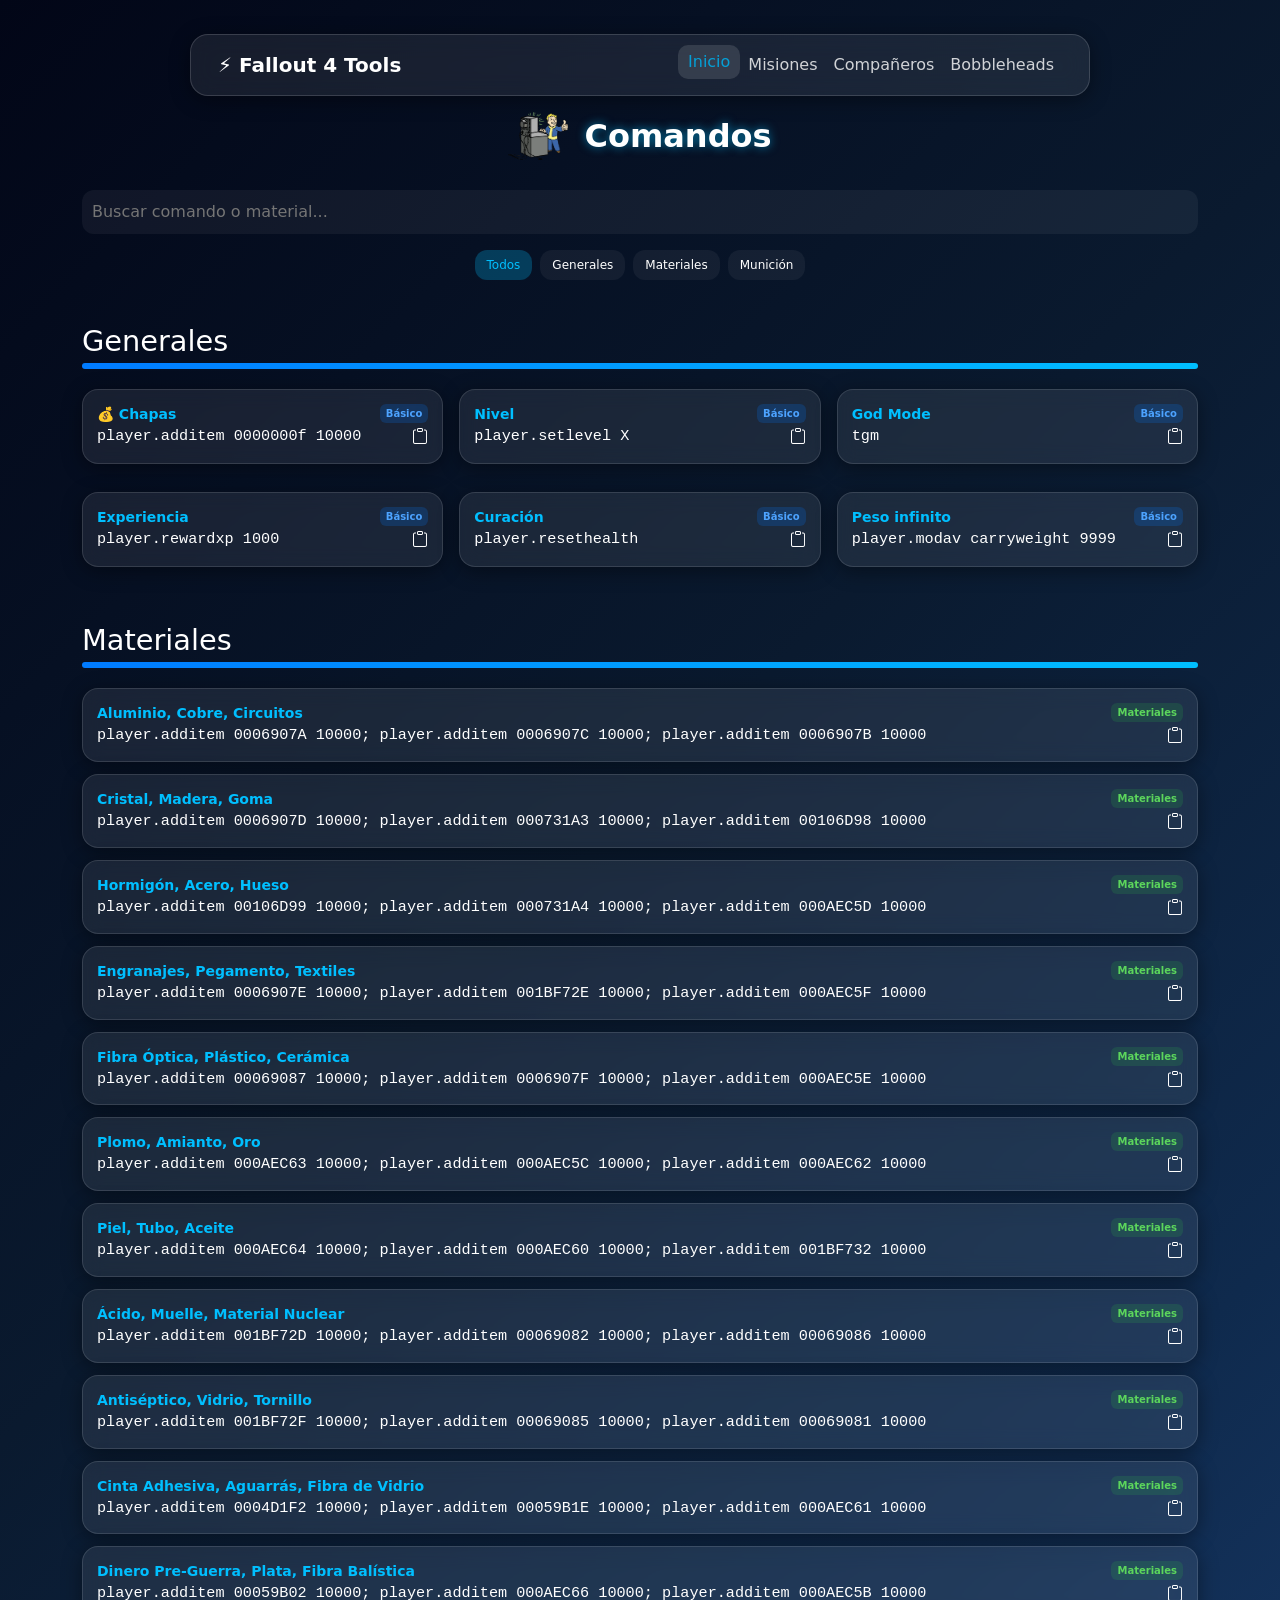
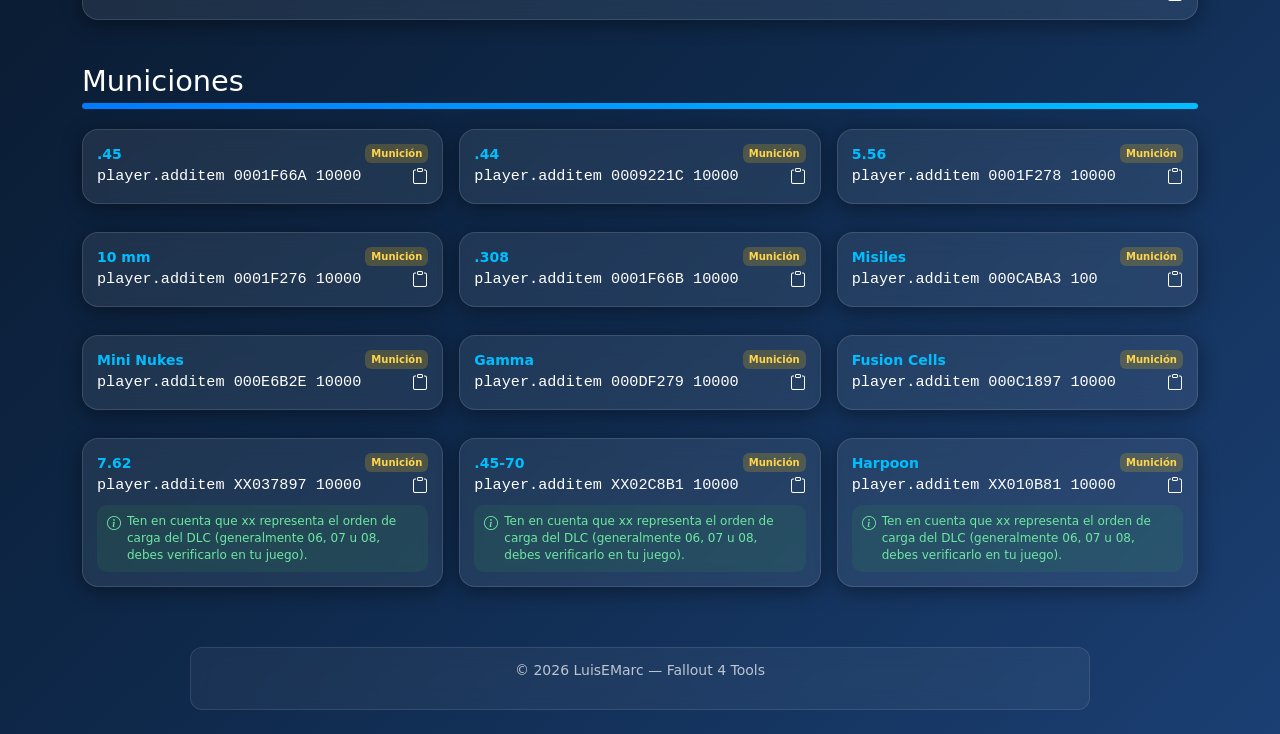
<file: index.html>
<!DOCTYPE html>
<html lang="es">

<head>
    <meta charset="UTF-8">
    <meta name="viewport" content="width=device-width, initial-scale=1.0">
    <title>Vault Assistant | Inicio</title>

    <link rel="icon" type="image/x-icon" href="assets/images/fallouticon.ico">
    <link rel="stylesheet" href="assets/css/bootstrap.min.css">
    <link href="https://cdn.jsdelivr.net/npm/bootstrap-icons/font/bootstrap-icons.css" rel="stylesheet">
    <link rel="stylesheet" href="assets/css/styles.css">
</head>

<!-- NAVBAR -->
<nav class="navbar navbar-expand-lg navbar-custom">
    <div class="container-fluid">

        <a class="navbar-brand" href="#">⚡ Fallout 4 Tools</a>

        <button class="navbar-toggler" type="button" data-bs-toggle="collapse" data-bs-target="#menuNav">
            <span class="navbar-toggler-icon"></span>
        </button>

        <div class="collapse navbar-collapse" id="menuNav">
            <ul class="navbar-nav ms-auto">

                <li class="nav-item">
                    <a class="nav-link active" href="#"><i class="bi bi-house"></i>
                        <span class="nav-text">Inicio</span></a>
                </li>

                <li class="nav-item">
                    <a class="nav-link" href="pages/missions_info.html"><i class="bi bi-journal-text"></i>
                        <span class="nav-text">Misiones</span></a>
                </li>

                <li class="nav-item">
                    <a class="nav-link" href="pages/companions.html"><i class="bi bi-people"></i>
                        <span class="nav-text">Compa&ntilde;eros</span></a>
                </li>

                <li class="nav-item">
                    <a class="nav-link" href="pages/bobbleheads.html"><i class="bi bi-geo-alt"></i>
                        <span class="nav-text">Bobbleheads</span></a>
                </li>

            </ul>
        </div>

    </div>
</nav>

<body class="container py-4">

    <div class="main-title d-flex align-items-center justify-content-center gap-3 mb-4">
        <img src="assets/images/title.png" class="main-logo">
        <h1 class="m-0">Comandos</h1>
    </div>

    <!-- BUSCADOR -->
    <div class="search-container mb-3">
        <input type="text" id="searchInput" placeholder="Buscar comando o material..." />
    </div>

    <!-- FILTROS -->
    <div class="filter-container mb-3">
        <button class="filter-btn active" data-filter="all">Todos</button>
        <button class="filter-btn" data-filter="general">Generales</button>
        <button class="filter-btn" data-filter="materials">Materiales</button>
        <button class="filter-btn" data-filter="ammo">Munición</button>
    </div>

    <!-- ================= GENERALES ================= -->
    <div class="command-section">
        <div class="section-title">Generales</div>
        <div class="section-bar"></div>

        <div class="cards-container">

            <div class="row-card command-card" data-category="general">
                <div class="command-header">
                    💰 Chapas
                    <span class="badge-command badge-basic">Básico</span>
                </div>
                <i class="bi bi-clipboard copy-btn" onclick="copyText('player.additem 0000000f 10000')"></i>
                <div class="command-text">
                    player.additem 0000000f 10000
                </div>
            </div>

            <div class="row-card command-card" data-category="general">
                <div class="command-header">
                    Nivel
                    <span class="badge-command badge-basic">Básico</span>
                </div>
                <i class="bi bi-clipboard copy-btn" onclick="copyText('player.setlevel X')"></i>
                <div class="command-text">
                    player.setlevel X
                </div>
            </div>

            <div class="row-card command-card" data-category="general">
                <div class="command-header">
                    God Mode
                    <span class="badge-command badge-basic">Básico</span>
                </div>
                <i class="bi bi-clipboard copy-btn" onclick="copyText('tgm')"></i>
                <div class="command-text">
                    tgm
                </div>
            </div>

            <div class="row-card command-card" data-category="general">
                <div class="command-header">
                    Experiencia
                    <span class="badge-command badge-basic">Básico</span>
                </div>
                <i class="bi bi-clipboard copy-btn" onclick="copyText('player.rewardxp 1000')"></i>
                <div class="command-text">
                    player.rewardxp 1000
                </div>
            </div>

            <div class="row-card command-card" data-category="general">
                <div class="command-header">
                    Curación
                    <span class="badge-command badge-basic">Básico</span>
                </div>
                <i class="bi bi-clipboard copy-btn" onclick="copyText('player.resethealth')"></i>
                <div class="command-text">
                    player.resethealth
                </div>
            </div>

            <div class="row-card command-card" data-category="general">
                <div class="command-header">
                    Peso infinito
                    <span class="badge-command badge-basic">Básico</span>
                </div>
                <i class="bi bi-clipboard copy-btn" onclick="copyText('player.modav carryweight 9999')"></i>
                <div class="command-text">
                    player.modav carryweight 9999
                </div>
            </div>

        </div>
    </div>

    <!-- ================= MATERIALES ================= -->
    <div class="command-section">
        <div class="section-title">Materiales</div>
        <div class="section-bar"></div>

        <div class="row-card command-card" data-category="materials">
            <div class="command-header">
                Aluminio, Cobre, Circuitos
                <span class="badge-command badge-material">Materiales</span>
            </div>
            <i class="bi bi-clipboard copy-btn"
                onclick="copyText('player.additem 0006907A 10000; player.additem 0006907C 10000; player.additem 0006907B 10000')"></i>
            <div class="command-text">
                player.additem 0006907A 10000; player.additem 0006907C 10000; player.additem 0006907B 10000
            </div>
        </div>

        <div class="row-card command-card" data-category="materials">
            <div class="command-header">
                Cristal, Madera, Goma
                <span class="badge-command badge-material">Materiales</span>
            </div>
            <i class="bi bi-clipboard copy-btn"
                onclick="copyText('player.additem 0006907D 10000; player.additem 000731A3 10000; player.additem 00106D98 10000')"></i>
            <div class="command-text">
                player.additem 0006907D 10000; player.additem 000731A3 10000; player.additem 00106D98 10000
            </div>
        </div>

        <div class="row-card command-card" data-category="materials">
            <div class="command-header">
                Hormigón, Acero, Hueso
                <span class="badge-command badge-material">Materiales</span>
            </div>
            <i class="bi bi-clipboard copy-btn"
                onclick="copyText('player.additem 00106D99 10000; player.additem 000731A4 10000; player.additem 000AEC5D 10000')"></i>
            <div class="command-text">
                player.additem 00106D99 10000; player.additem 000731A4 10000; player.additem 000AEC5D 10000
            </div>
        </div>

        <div class="row-card command-card" data-category="materials">
            <div class="command-header">
                Engranajes, Pegamento, Textiles
                <span class="badge-command badge-material">Materiales</span>
            </div>
            <i class="bi bi-clipboard copy-btn"
                onclick="copyText('player.additem 0006907E 10000; player.additem 001BF72E 10000; player.additem 000AEC5F 10000')"></i>
            <div class="command-text">
                player.additem 0006907E 10000; player.additem 001BF72E 10000; player.additem 000AEC5F 10000
            </div>
        </div>

        <div class="row-card command-card" data-category="materials">
            <div class="command-header">
                Fibra Óptica, Plástico, Cerámica
                <span class="badge-command badge-material">Materiales</span>
            </div>
            <i class="bi bi-clipboard copy-btn"
                onclick="copyText('player.additem 00069087 10000; player.additem 0006907F 10000; player.additem 000AEC5E 10000')"></i>
            <div class="command-text">
                player.additem 00069087 10000; player.additem 0006907F 10000; player.additem 000AEC5E 10000
            </div>
        </div>

        <div class="row-card command-card" data-category="materials">
            <div class="command-header">
                Plomo, Amianto, Oro
                <span class="badge-command badge-material">Materiales</span>
            </div>
            <i class="bi bi-clipboard copy-btn"
                onclick="copyText('player.additem 000AEC63 10000; player.additem 000AEC5C 10000; player.additem 000AEC62 10000')"></i>
            <div class="command-text">
                player.additem 000AEC63 10000; player.additem 000AEC5C 10000; player.additem 000AEC62 10000
            </div>
        </div>

        <div class="row-card command-card" data-category="materials">
            <div class="command-header">
                Piel, Tubo, Aceite
                <span class="badge-command badge-material">Materiales</span>
            </div>
            <i class="bi bi-clipboard copy-btn"
                onclick="copyText('player.additem 000AEC64 10000; player.additem 000AEC60 10000; player.additem 001BF732 10000')"></i>
            <div class="command-text">
                player.additem 000AEC64 10000; player.additem 000AEC60 10000; player.additem 001BF732 10000
            </div>
        </div>

        <div class="row-card command-card" data-category="materials">
            <div class="command-header">
                &Aacute;cido, Muelle, Material Nuclear
                <span class="badge-command badge-material">Materiales</span>
            </div>
            <i class="bi bi-clipboard copy-btn"
                onclick="copyText('player.additem 001BF72D 10000; player.additem 00069082 10000; player.additem 00069086 10000')"></i>
            <div class="command-text">
                player.additem 001BF72D 10000; player.additem 00069082 10000; player.additem 00069086 10000
            </div>
        </div>

        <div class="row-card command-card" data-category="materials">
            <div class="command-header">
                Antiséptico, Vidrio, Tornillo
                <span class="badge-command badge-material">Materiales</span>
            </div>
            <i class="bi bi-clipboard copy-btn"
                onclick="copyText('player.additem 001BF72F 10000; player.additem 00069085 10000; player.additem 00069081 10000')"></i>
            <div class="command-text">
                player.additem 001BF72F 10000; player.additem 00069085 10000; player.additem 00069081 10000
            </div>
        </div>

        <div class="row-card command-card" data-category="materials">
            <div class="command-header">
                Cinta Adhesiva, Aguarr&aacute;s, Fibra de Vidrio
                <span class="badge-command badge-material">Materiales</span>
            </div>
            <i class="bi bi-clipboard copy-btn"
                onclick="copyText('player.additem 0004D1F2 10000; player.additem 00059B1E 10000; player.additem 000AEC61 10000')"></i>
            <div class="command-text">
                player.additem 0004D1F2 10000; player.additem 00059B1E 10000; player.additem 000AEC61 10000
            </div>
        </div>

        <div class="row-card command-card" data-category="materials">
            <div class="command-header">
                Dinero Pre-Guerra, Plata, Fibra Bal&iacute;stica
                <span class="badge-command badge-material">Materiales</span>
            </div>
            <i class="bi bi-clipboard copy-btn"
                onclick="copyText('player.additem 00059B02 10000; player.additem 000AEC66 10000; player.additem 000AEC5B 10000')"></i>
            <div class="command-text">
                player.additem 00059B02 10000; player.additem 000AEC66 10000; player.additem 000AEC5B 10000
            </div>
        </div>
    </div>

    <!-- ================= MUNICIONES ================= -->
    <div class="command-section">
        <div class="section-title">Municiones</div>
        <div class="section-bar"></div>

        <div class="cards-container">

            <div class="row-card command-card" data-category="ammo">
                <div class="command-header">
                    .45
                    <span class="badge-command badge-ammo">Munici&oacute;n</span>
                </div>
                <i class="bi bi-clipboard copy-btn" onclick="copyText('player.additem 0001F66A 10000')"></i>
                <div class="command-text">
                    player.additem 0001F66A 10000
                </div>
            </div>

            <div class="row-card command-card" data-category="ammo">
                <div class="command-header">
                    .44
                    <span class="badge-command badge-ammo">Munici&oacute;n</span>
                </div>
                <i class="bi bi-clipboard copy-btn" onclick="copyText('player.additem 0009221C 10000')"></i>
                <div class="command-text">
                    player.additem 0009221C 10000
                </div>
            </div>

            <div class="row-card command-card" data-category="ammo">
                <div class="command-header">
                    5.56
                    <span class="badge-command badge-ammo">Munici&oacute;n</span>
                </div>
                <i class="bi bi-clipboard copy-btn" onclick="copyText('player.additem 0001F278 10000')"></i>
                <div class="command-text">
                    player.additem 0001F278 10000
                </div>
            </div>

            <div class="row-card command-card" data-category="ammo">
                <div class="command-header">
                    10 mm
                    <span class="badge-command badge-ammo">Munici&oacute;n</span>
                </div>
                <i class="bi bi-clipboard copy-btn" onclick="copyText('player.additem 0001F276 10000')"></i>
                <div class="command-text">
                    player.additem 0001F276 10000
                </div>
            </div>

            <div class="row-card command-card" data-category="ammo">
                <div class="command-header">
                    .308
                    <span class="badge-command badge-ammo">Munici&oacute;n</span>
                </div>
                <i class="bi bi-clipboard copy-btn" onclick="copyText('player.additem 0001F66B 10000')"></i>
                <div class="command-text">
                    player.additem 0001F66B 10000
                </div>
            </div>

            <div class="row-card command-card" data-category="ammo">
                <div class="command-header">
                    Misiles
                    <span class="badge-command badge-ammo">Munici&oacute;n</span>
                </div>
                <i class="bi bi-clipboard copy-btn" onclick="copyText('player.additem 000CABA3 100')"></i>
                <div class="command-text">
                    player.additem 000CABA3 100
                </div>
            </div>

            <div class="row-card command-card" data-category="ammo">
                <div class="command-header">
                    Mini Nukes
                    <span class="badge-command badge-ammo">Munici&oacute;n</span>
                </div>
                <i class="bi bi-clipboard copy-btn" onclick="copyText('player.additem 000E6B2E 10000')"></i>
                <div class="command-text">
                    player.additem 000E6B2E 10000
                </div>
            </div>

            <div class="row-card command-card" data-category="ammo">
                <div class="command-header">
                    Gamma
                    <span class="badge-command badge-ammo">Munici&oacute;n</span>
                </div>
                <i class="bi bi-clipboard copy-btn" onclick="copyText('player.additem 000DF279 10000')"></i>
                <div class="command-text">
                    player.additem 000DF279 10000
                </div>
            </div>

            <div class="row-card command-card" data-category="ammo">
                <div class="command-header">
                    Fusion Cells
                    <span class="badge-command badge-ammo">Munici&oacute;n</span>
                </div>
                <i class="bi bi-clipboard copy-btn" onclick="copyText('player.additem 000C1897 10000')"></i>
                <div class="command-text">
                    player.additem 000C1897 10000
                </div>
            </div>

            <div class="row-card command-card" data-category="ammo">
                <div class="command-header">
                    7.62
                    <span class="badge-command badge-ammo">Munici&oacute;n</span>
                </div>
                <i class="bi bi-clipboard copy-btn" onclick="copyText('player.additem XX037897 10000')"></i>
                <div class="command-text">
                    player.additem XX037897 10000
                </div>
                <div class="command-note">
                    <i class="bi bi-info-circle"></i>
                    Ten en cuenta que xx representa el orden de carga del DLC (generalmente 06, 07 u 08, debes
                    verificarlo en tu juego).
                </div>
            </div>

            <div class="row-card command-card" data-category="ammo">
                <div class="command-header">
                    .45-70
                    <span class="badge-command badge-ammo">Munici&oacute;n</span>
                </div>
                <i class="bi bi-clipboard copy-btn" onclick="copyText('player.additem XX02C8B1 10000')"></i>
                <div class="command-text">
                    player.additem XX02C8B1 10000
                </div>
                <div class="command-note">
                    <i class="bi bi-info-circle"></i>
                    Ten en cuenta que xx representa el orden de carga del DLC (generalmente 06, 07 u 08, debes
                    verificarlo en tu juego).
                </div>
            </div>

            <div class="row-card command-card" data-category="ammo">
                <div class="command-header">
                    Harpoon
                    <span class="badge-command badge-ammo">Munici&oacute;n</span>
                </div>
                <i class="bi bi-clipboard copy-btn" onclick="copyText('player.additem XX010B81 10000')"></i>
                <div class="command-text">
                    player.additem XX010B81 10000
                </div>
                <div class="command-note">
                    <i class="bi bi-info-circle"></i>
                    Ten en cuenta que xx representa el orden de carga del DLC (generalmente 06, 07 u 08, debes
                    verificarlo en tu juego).
                </div>
            </div>

        </div>
    </div>

    <!-- MENSAJE SIN RESULTADOS -->
    <div id="noResults" class="no-results">
        <i class="bi bi-search"></i>
        <h5>Sin resultados</h5>
        <p>Intenta con otro término o cambia el filtro</p>
    </div>

    <footer class="footer-glass text-center mt-5">
        <p>© 2026 LuisEMarc — Fallout 4 Tools</p>
    </footer>

    <!-- MENSAJE EMERGENTE DE COPIADO -->
    <div id="copyToast" class="copy-toast">
        <i class="bi bi-check-circle-fill"></i> Copiado
    </div>

    <!-- SCRIPT -->
    <script src="assets/js/bootstrap.bundle.min.js"></script>
    <script src="assets/js/scripts.js"></script>

</body>

</html>
</file>
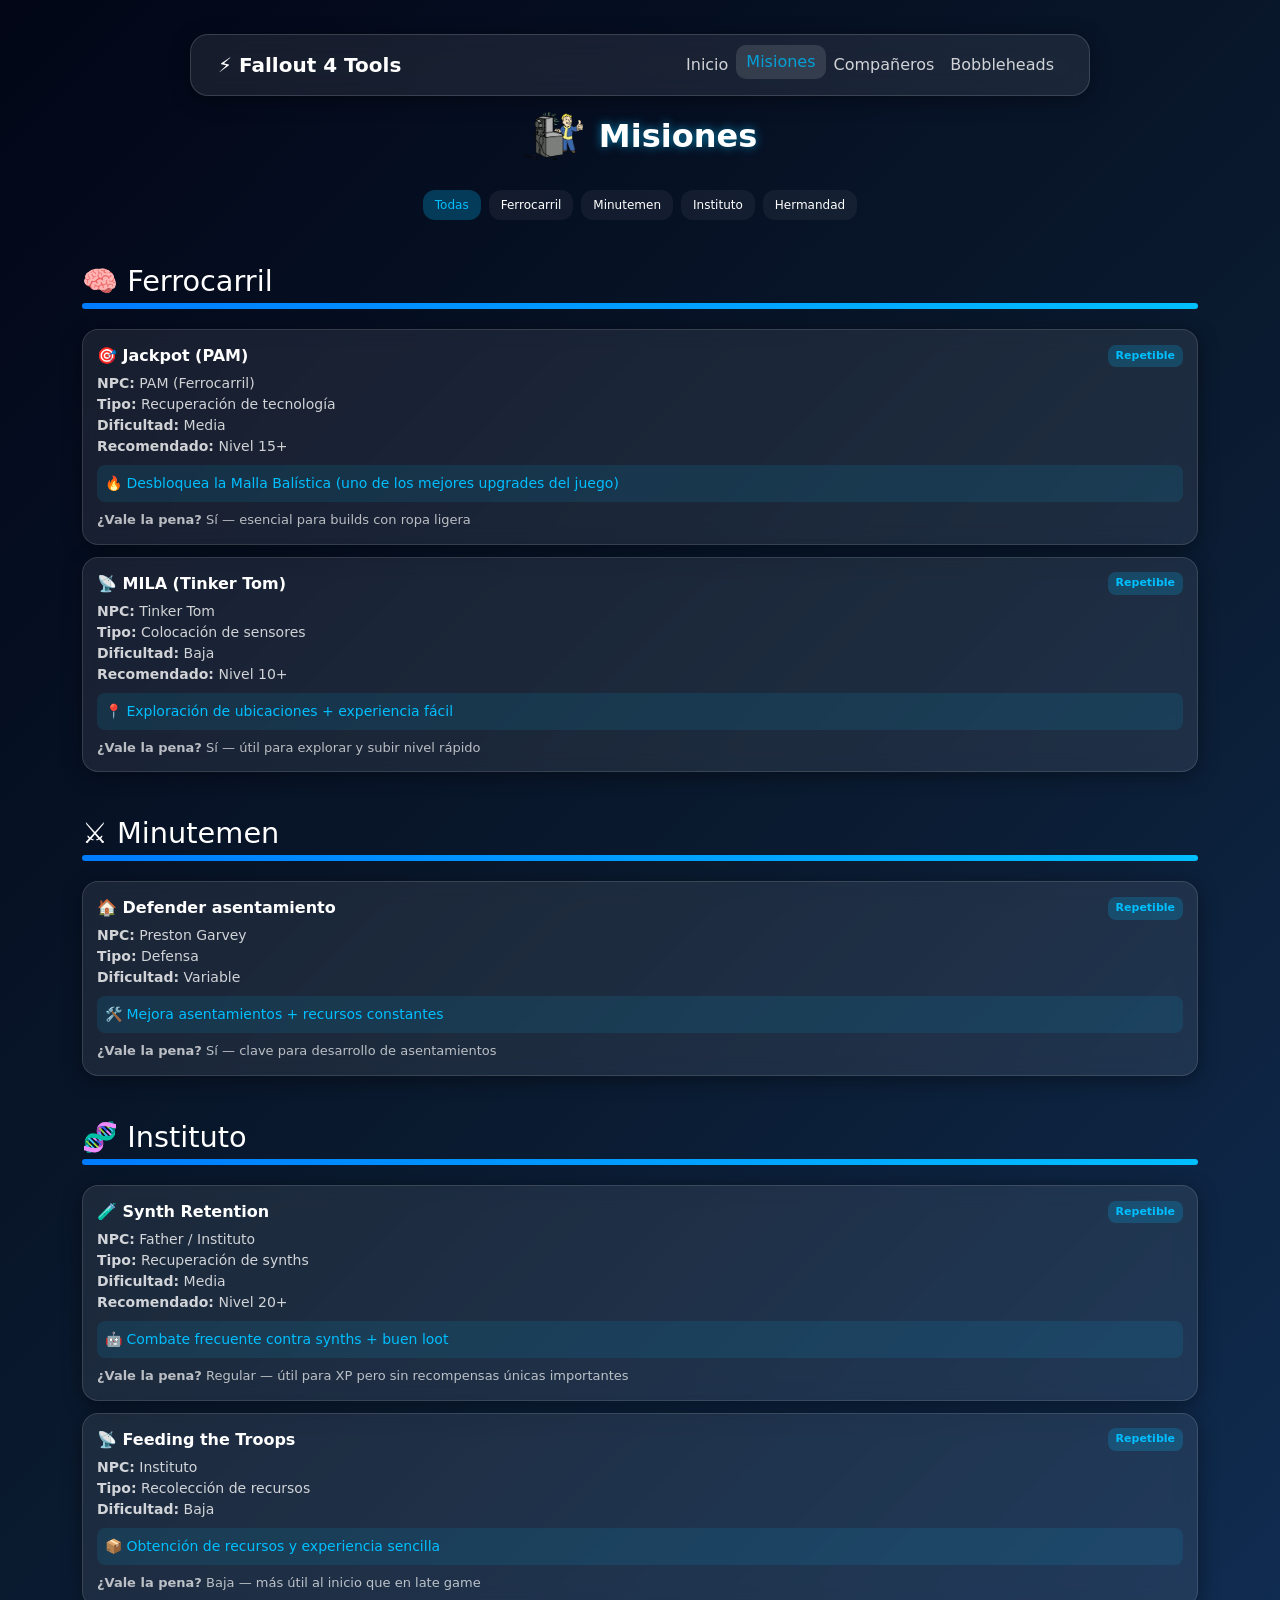
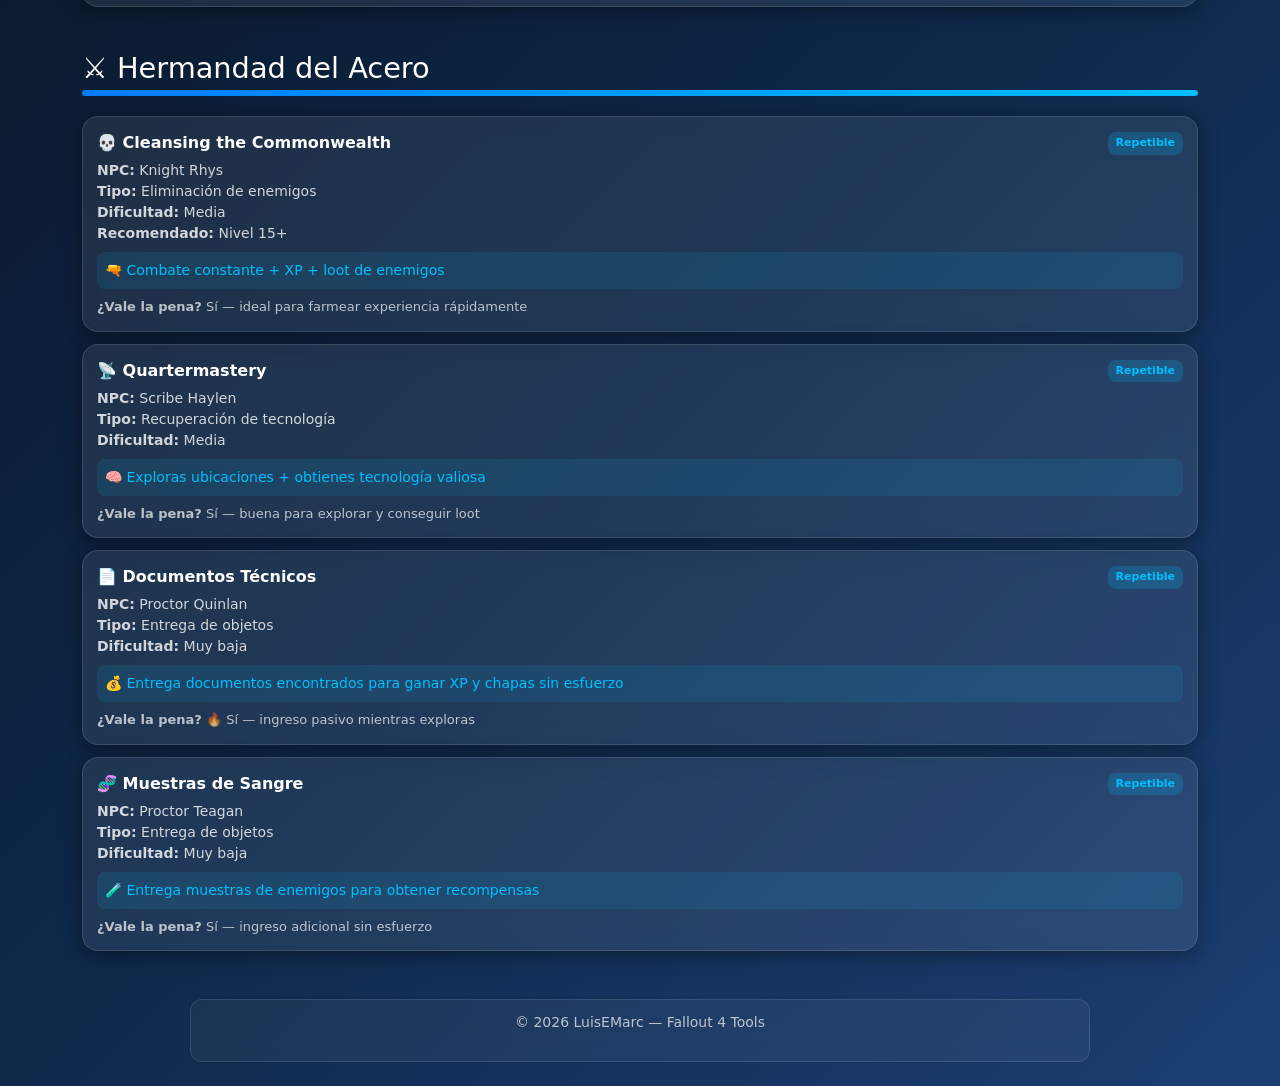
<file: pages/missions_info.html>
<!DOCTYPE html>
<html lang="es">

<head>
    <meta charset="UTF-8">
    <meta name="viewport" content="width=device-width, initial-scale=1.0">
    <title>Vault Assistant | Misiones Repetidas</title>
    <link rel="icon" type="image/x-icon" href="../assets/images/fallouticon.ico">
    <link rel="stylesheet" href="../assets/css/bootstrap.min.css">
    <link href="https://cdn.jsdelivr.net/npm/bootstrap-icons/font/bootstrap-icons.css" rel="stylesheet">
    <link rel="stylesheet" href="../assets/css/styles.css">
</head>

<!-- NAVBAR -->
<nav class="navbar navbar-expand-lg navbar-custom">
    <div class="container-fluid">

        <a class="navbar-brand" href="../index.html">⚡ Fallout 4 Tools</a>

        <button class="navbar-toggler" type="button" data-bs-toggle="collapse" data-bs-target="#menuNav">
            <span class="navbar-toggler-icon"></span>
        </button>

        <div class="collapse navbar-collapse" id="menuNav">
            <ul class="navbar-nav ms-auto">

                <li class="nav-item">
                    <a class="nav-link" href="../index.html"> <i class="bi bi-house"></i>
                        <span class="nav-text">Inicio</span></a>
                </li>

                <li class="nav-item">
                    <a class="nav-link active" href="#"> <i class="bi bi-journal-text"></i>
                        <span class="nav-text">Misiones</span></a>
                </li>

                <li class="nav-item">
                    <a class="nav-link" href="companions.html"> <i class="bi bi-people"></i>
                        <span class="nav-text">Compa&ntilde;eros</span></a>
                </li>

                <li class="nav-item">
                    <a class="nav-link" href="bobbleheads.html"><i class="bi bi-geo-alt"></i>
                        <span class="nav-text">Bobbleheads</span></a>
                </li>

            </ul>
        </div>

    </div>
</nav>

<body class="container py-4">

    <!-- TÍTULO -->
    <div class="main-title d-flex align-items-center justify-content-center gap-3 mb-4">
        <img src="../assets/images/title.png" class="main-logo">
        <h1 class="m-0">Misiones</h1>
    </div>

    <!-- FILTRO -->
    <div class="filter-container mb-3">

        <button class="filter-btn active" data-filter="all">Todas</button>
        <button class="filter-btn" data-filter="railroad">Ferrocarril</button>
        <button class="filter-btn" data-filter="minutemen">Minutemen</button>
        <button class="filter-btn" data-filter="institute">Instituto</button>
        <button class="filter-btn" data-filter="bos">Hermandad</button>

    </div>

    <!-- CONTENIDO -->

    <!-- SECCIÓN -->
    <div class="command-section">
        <div class="section-title">🧠 Ferrocarril</div>
        <div class="section-bar"></div>

        <!-- CARD -->
        <div class="row-card command-card" data-category="railroad">

            <div class="mission-header">
                🎯 Jackpot (PAM)
                <span class="badge-mission">Repetible</span>
            </div>

            <div class="mission-body">
                <strong>NPC:</strong> PAM (Ferrocarril)<br>
                <strong>Tipo:</strong> Recuperación de tecnología<br>
                <strong>Dificultad:</strong> Media<br>
                <strong>Recomendado:</strong> Nivel 15+
            </div>

            <div class="mission-highlight">
                🔥 Desbloquea la Malla Balística (uno de los mejores upgrades del juego)
            </div>

            <div class="mission-footer">
                <strong>¿Vale la pena?</strong> Sí — esencial para builds con ropa ligera
            </div>

        </div>

        <!-- CARD -->
        <div class="row-card command-card" data-category="railroad">

            <div class="mission-header">
                📡 MILA (Tinker Tom)
                <span class="badge-mission">Repetible</span>
            </div>

            <div class="mission-body">
                <strong>NPC:</strong> Tinker Tom<br>
                <strong>Tipo:</strong> Colocación de sensores<br>
                <strong>Dificultad:</strong> Baja<br>
                <strong>Recomendado:</strong> Nivel 10+
            </div>

            <div class="mission-highlight">
                📍 Exploración de ubicaciones + experiencia fácil
            </div>

            <div class="mission-footer">
                <strong>¿Vale la pena?</strong> Sí — útil para explorar y subir nivel rápido
            </div>

        </div>
    </div>


    <!-- SECCIÓN -->
    <div class="command-section">
        <div class="section-title">⚔️ Minutemen</div>
        <div class="section-bar"></div>

        <div class="row-card command-card" data-category="minutemen">

            <div class="mission-header">
                🏠 Defender asentamiento
                <span class="badge-mission">Repetible</span>
            </div>

            <div class="mission-body">
                <strong>NPC:</strong> Preston Garvey<br>
                <strong>Tipo:</strong> Defensa<br>
                <strong>Dificultad:</strong> Variable<br>
            </div>

            <div class="mission-highlight">
                🛠 Mejora asentamientos + recursos constantes
            </div>

            <div class="mission-footer">
                <strong>¿Vale la pena?</strong> Sí — clave para desarrollo de asentamientos
            </div>

        </div>
    </div>


    <!-- SECCIÓN -->
    <div class="command-section">
        <div class="section-title">🧬 Instituto</div>
        <div class="section-bar"></div>

        <div class="row-card command-card" data-category="institute">

            <div class="mission-header">
                🧪 Synth Retention
                <span class="badge-mission">Repetible</span>
            </div>

            <div class="mission-body">
                <strong>NPC:</strong> Father / Instituto<br>
                <strong>Tipo:</strong> Recuperación de synths<br>
                <strong>Dificultad:</strong> Media<br>
                <strong>Recomendado:</strong> Nivel 20+
            </div>

            <div class="mission-highlight">
                🤖 Combate frecuente contra synths + buen loot
            </div>

            <div class="mission-footer">
                <strong>¿Vale la pena?</strong> Regular — útil para XP pero sin recompensas únicas importantes
            </div>

        </div>


        <div class="row-card command-card" data-category="institute">

            <div class="mission-header">
                📡 Feeding the Troops
                <span class="badge-mission">Repetible</span>
            </div>

            <div class="mission-body">
                <strong>NPC:</strong> Instituto<br>
                <strong>Tipo:</strong> Recolección de recursos<br>
                <strong>Dificultad:</strong> Baja<br>
            </div>

            <div class="mission-highlight">
                📦 Obtención de recursos y experiencia sencilla
            </div>

            <div class="mission-footer">
                <strong>¿Vale la pena?</strong> Baja — más útil al inicio que en late game
            </div>

        </div>
    </div>

    <!-- SECCIÓN -->
    <div class="command-section">
        <div class="section-title">⚔️ Hermandad del Acero</div>
        <div class="section-bar"></div>

        <div class="row-card command-card" data-category="bos">

            <div class="mission-header">
                💀 Cleansing the Commonwealth
                <span class="badge-mission">Repetible</span>
            </div>

            <div class="mission-body">
                <strong>NPC:</strong> Knight Rhys<br>
                <strong>Tipo:</strong> Eliminación de enemigos<br>
                <strong>Dificultad:</strong> Media<br>
                <strong>Recomendado:</strong> Nivel 15+
            </div>

            <div class="mission-highlight">
                🔫 Combate constante + XP + loot de enemigos
            </div>

            <div class="mission-footer">
                <strong>¿Vale la pena?</strong> Sí — ideal para farmear experiencia rápidamente
            </div>

        </div>


        <div class="row-card command-card" data-category="bos">

            <div class="mission-header">
                📡 Quartermastery
                <span class="badge-mission">Repetible</span>
            </div>

            <div class="mission-body">
                <strong>NPC:</strong> Scribe Haylen<br>
                <strong>Tipo:</strong> Recuperación de tecnología<br>
                <strong>Dificultad:</strong> Media<br>
            </div>

            <div class="mission-highlight">
                🧠 Exploras ubicaciones + obtienes tecnología valiosa
            </div>

            <div class="mission-footer">
                <strong>¿Vale la pena?</strong> Sí — buena para explorar y conseguir loot
            </div>

        </div>

        <div class="row-card command-card" data-category="bos">

            <div class="mission-header">
                📄 Documentos Técnicos
                <span class="badge-mission">Repetible</span>
            </div>

            <div class="mission-body">
                <strong>NPC:</strong> Proctor Quinlan<br>
                <strong>Tipo:</strong> Entrega de objetos<br>
                <strong>Dificultad:</strong> Muy baja<br>
            </div>

            <div class="mission-highlight">
                💰 Entrega documentos encontrados para ganar XP y chapas sin esfuerzo
            </div>

            <div class="mission-footer">
                <strong>¿Vale la pena?</strong> 🔥 Sí — ingreso pasivo mientras exploras
            </div>

        </div>

        <div class="row-card command-card" data-category="bos">

            <div class="mission-header">
                🧬 Muestras de Sangre
                <span class="badge-mission">Repetible</span>
            </div>

            <div class="mission-body">
                <strong>NPC:</strong> Proctor Teagan<br>
                <strong>Tipo:</strong> Entrega de objetos<br>
                <strong>Dificultad:</strong> Muy baja<br>
            </div>

            <div class="mission-highlight">
                🧪 Entrega muestras de enemigos para obtener recompensas
            </div>

            <div class="mission-footer">
                <strong>¿Vale la pena?</strong> Sí — ingreso adicional sin esfuerzo
            </div>

        </div>
    </div>

    <footer class="footer-glass text-center mt-5">
        <p>© 2026 LuisEMarc — Fallout 4 Tools</p>
    </footer>

</body>

<!-- JS -->
<script src="../assets/js/scripts.js"></script>

<!-- Bootstrap JS (IMPORTANTE para el menú) -->
<script src="../assets/js/bootstrap.bundle.min.js"></script>

</html>
</file>
<file: assets/css/styles.css>
body {
  background: linear-gradient(
    135deg,
    #020617 0%,
    #0a1a2f 40%,
    #0f2a4d 70%,
    #1b3f73 100%
  );
  color: #fff;
  min-height: 100vh;
}

.section-title {
  font-size: 1.8rem;
  margin-top: 40px;
}

.section-bar {
  height: 6px;
  background: linear-gradient(90deg, #007bff, #00bfff);
  border-radius: 10px;
  margin-bottom: 20px;
}

.row-card {
  background: rgba(255, 255, 255, 0.08);
  border-radius: 16px;
  margin-bottom: 12px;
  padding: 14px;

  backdrop-filter: blur(10px);
  -webkit-backdrop-filter: blur(10px);

  border: 1px solid rgba(255, 255, 255, 0.12);

  box-shadow: 0 4px 20px rgba(0, 0, 0, 0.4);

  transition: all 0.2s ease;
}

.row-card:hover {
  transform: translateY(-3px);
  background: rgba(255, 255, 255, 0.12);
}

.copy-btn {
  cursor: pointer;
  float: right;
}

.command-title {
  font-size: 14px;
  color: #00bfff;
}

.command-text {
  color: #ffffff;
  font-family: monospace;
  font-size: 0.95rem;
  line-height: 1.5;
  font-weight: 500;
}

/* MENSAJE EMERGENTE */
.copy-toast {
  position: fixed;
  bottom: 20px;
  right: 20px;
  background: rgba(40, 167, 69, 0.25); /* verde translúcido */
  color: #ffffff;
  padding: 10px 18px;
  border-radius: 12px;
  backdrop-filter: blur(10px);
  -webkit-backdrop-filter: blur(10px);
  border: 1px solid rgba(255, 255, 255, 0.2);
  box-shadow: 0 4px 20px rgba(0, 0, 0, 0.4);
  opacity: 0;
  transform: translateY(20px);
  transition: all 0.3s ease;
  z-index: 9999;
}

/* estado visible */
.copy-toast.show {
  opacity: 1;
  transform: translateY(0);
}

/* Espaciado del ícono */
.copy-toast i {
  margin-right: 6px;
}

/* NAVBAR GLASS */
.navbar-custom {
  background: rgba(255, 255, 255, 0.08) !important;
  backdrop-filter: blur(12px);
  -webkit-backdrop-filter: blur(12px);
  border-radius: 18px;
  margin: 10px auto;
  padding: 10px 15px;
  border: 1px solid rgba(255, 255, 255, 0.15);
  box-shadow: 0 4px 20px rgba(0, 0, 0, 0.4);
}

/* LINKS */
.navbar-custom .nav-link {
  color: #fff !important;
  opacity: 0.8;
  transition: all 0.2s ease;
}

.navbar-custom .nav-link:hover {
  opacity: 1;
}

/* LINK ACTIVO */
.navbar-custom .nav-link.active {
  background: rgba(255, 255, 255, 0.15);
  border-radius: 10px;
  padding: 5px 10px;

  color: #00bfff !important;
}

.navbar-custom .nav-link.active i {
  transform: scale(1.1);
}

/* BRAND */
.navbar-custom .navbar-brand {
  color: #fff !important;
  font-weight: 600;
}

/* BOTÓN HAMBURGUESA */
.navbar-custom .navbar-toggler {
  border: none;
}

/* hamburguesa clara */
.navbar-custom .navbar-toggler-icon {
  background-image: url("data:image/svg+xml,%3Csvg xmlns='http://www.w3.org/2000/svg' viewBox='0 0 30 30'%3E%3Cpath stroke='rgba(0,191,255,0.9)' stroke-width='2' d='M4 7h22M4 15h22M4 23h22'/%3E%3C/svg%3E");
}

.companion-img {
  width: 75px;
  height: 75px;
  object-fit: cover; /* recorta sin deformar */
  object-position: center; /* centra la imagen */
  box-shadow: 0 2px 8px rgba(0, 0, 0, 0.4);
  border-radius: 6px;
  border: 1px solid rgba(255, 255, 255, 0.2);
  flex-shrink: 0; /* evita que se achique en flex */
}

.modal-content {
  background: rgba(0, 0, 0, 0.6);
  backdrop-filter: blur(10px);
  border-radius: 16px;
}

.clickable-img {
  cursor: pointer;
  transition: transform 0.2s ease;
}

.clickable-img:hover {
  transform: scale(1.1);
}

/* glass modal */
.modal-glass {
  background: rgba(0, 0, 0, 0.5);
  backdrop-filter: blur(12px);
  border-radius: 16px;
  border: 1px solid rgba(255, 255, 255, 0.1);
}

/* imagen más pequeña */
.modal-img {
  width: 50%;
  max-width: 250px;
  margin: 0 auto;
  border-radius: 12px;
}

.modal-section {
  font-size: 14px;
  color: rgba(255, 255, 255, 0.85);
}

.modal-section strong {
  color: #00bfff;
  display: block;
  margin-bottom: 2px;
}

/* FOOTER */
.footer-glass {
  margin-top: 40px;
  padding: 12px;
  background: rgba(255, 255, 255, 0.05);
  backdrop-filter: blur(10px);
  -webkit-backdrop-filter: blur(10px);
  border-radius: 12px;
  border: 1px solid rgba(255, 255, 255, 0.1);
  color: rgba(255, 255, 255, 0.7);
  font-size: 14px;
  max-width: 900px;
  margin-left: auto;
  margin-right: auto;
}

.footer-glass:hover {
  color: #ffffff;
}

.main-title {
  text-align: center;
}

/* logo */
.main-logo {
  width: 60px;
  height: 60px;
  object-fit: contain;
}

/* texto */
.main-title h1 {
  font-size: 32px;
  font-weight: 700;
  color: #ffffff;
  text-shadow: 0 0 10px rgba(0, 191, 255, 0.6);
}

.dlc-badge {
  position: absolute;
  bottom: 6px;
  right: 6px;
  width: 20px;
  height: 20px;
  object-fit: contain;
  opacity: 0.9;
  background: rgba(0, 0, 0, 0.5);
  border-radius: 6px;
  padding: 2px;
}

.modal-img-wrapper {
  position: relative;
  display: inline-block;
}

.dlc-badge-modal {
  position: absolute;
  bottom: 6px;
  right: 6px;
  width: 22px;
  height: 22px;
  object-fit: contain;
  background: rgba(0, 0, 0, 0.5);
  border-radius: 6px;
  padding: 2px;
  display: none; /* oculto por default */
  transition: transform 0.2s ease;
}

.dlc-badge-modal:hover {
  transform: scale(1.1);
}

/* HEADER MISIÓN */
.mission-header {
  font-weight: 600;
  font-size: 16px;
  color: #ffffff;
  display: flex;
  justify-content: space-between;
  align-items: center;
}

/* BODY */
.mission-body {
  font-size: 14px;
  color: rgba(255, 255, 255, 0.8);
  margin-top: 5px;
}

/* HIGHLIGHT */
.mission-highlight {
  margin-top: 8px;
  padding: 8px;
  border-radius: 8px;
  background: rgba(0, 191, 255, 0.1);
  color: #00bfff;
  font-size: 14px;
}

/* FOOTER */
.mission-footer {
  margin-top: 8px;
  font-size: 13px;
  color: rgba(255, 255, 255, 0.7);
}

/* BADGE */
.badge-mission {
  background: rgba(0, 191, 255, 0.2);
  color: #00bfff;
  padding: 3px 8px;
  border-radius: 8px;
  font-size: 11px;
}

/* ESPACIADO */
.mission-card {
  margin-bottom: 15px;
}

/* FILTER */
.filter-container {
  display: flex;
  gap: 8px;
  justify-content: center;
  flex-wrap: wrap;
}

.filter-btn {
  background: rgba(255, 255, 255, 0.05);
  border: none;
  color: #fff;
  padding: 6px 12px;
  border-radius: 12px;
  font-size: 12px;
  cursor: pointer;
  transition: all 0.2s ease;
}

.filter-btn:hover {
  background: rgba(0, 191, 255, 0.2);
}

.filter-btn.active {
  background: rgba(0, 191, 255, 0.25);
  color: #00bfff;
}

/* BUSCADOR */
.search-container input {
  width: 100%;
  padding: 10px;
  border-radius: 12px;
  border: none;
  background: rgba(255, 255, 255, 0.05);
  color: white;
}

/* HEADER CARD */
.command-header {
  font-weight: 600;
  font-size: 14px;
  color: #00bfff;
  display: flex;
  justify-content: space-between;
  align-items: flex-start;
  gap: 10px;
}

/* BADGE */
.badge-command {
  font-size: 10px;
  background: rgba(0, 191, 255, 0.2);
  padding: 2px 6px;
  border-radius: 6px;
}

/* Básicos */
.badge-basic {
  background: rgba(0, 123, 255, 0.2);
  color: #4da3ff;
}

/* Materiales */
.badge-material {
  background: rgba(40, 167, 69, 0.2);
  color: #5cd65c;
}

/* Munición */
.badge-ammo {
  background: rgba(255, 193, 7, 0.2);
  color: #ffd54d;
}

.cards-container {
  display: grid;
  grid-template-columns: repeat(auto-fit, minmax(300px, 1fr));
  gap: 16px;
}

/* SIN RESULTADOS */
.no-results {
  display: none;
  text-align: center;
  margin-top: 40px;
  padding: 30px;
  border-radius: 20px;

  background: rgba(255, 255, 255, 0.05);
  backdrop-filter: blur(10px);

  color: rgba(255, 255, 255, 0.8);

  animation: fadeIn 0.3s ease;
}

.no-results i {
  font-size: 32px;
  color: #00bfff;
  margin-bottom: 10px;
}

.no-results h5 {
  margin: 10px 0 5px;
  font-weight: 600;
  color: white;
}

.no-results p {
  font-size: 14px;
  opacity: 0.7;
}

.command-note {
  margin-top: 8px;
  font-size: 12px;
  padding: 8px 10px;
  border-radius: 10px;
  background: rgba(40, 167, 69, 0.12);
  color: #6ee7a2;
  display: flex;
  align-items: flex-start;
  gap: 6px;
  line-height: 1.4;
}

.command-note i {
  font-size: 14px;
  margin-top: 1px;
}

/* Animación suave */
@keyframes fadeIn {
  from {
    opacity: 0;
    transform: translateY(10px);
  }
  to {
    opacity: 1;
    transform: translateY(0);
  }
}

/* BOBBLEHEADS */
.bobblehead-img {
  width: 80px;
  height: 80px;
  object-fit: contain;
  flex-shrink: 0;
  border-radius: 10px;
  background: rgba(255, 255, 255, 0.05);
  padding: 6px;
}

.bobbleheads-container {
  display: grid;
  grid-template-columns: repeat(2, 1fr);
  gap: 16px;
}

/* SPECIAL BADGES */
.badge-special {
  background: rgba(255, 255, 255, 0.08);
  color: rgba(255, 255, 255, 0.6);

  font-weight: 600;
}

/* LETRA RESALTADA */
.special-active {
  font-weight: 700;
  text-shadow: 0 0 8px currentColor;
}

/* COLORES POR ATRIBUTO */
.special-s {
  color: #ff6b6b;
}

.special-p {
  color: #5dade2;
}

.special-e {
  color: #58d68d;
}

.special-c {
  color: #f4d03f;
}

.special-i {
  color: #bb8fce;
}

.special-a {
  color: #48c9b0;
}

.special-l {
  color: #ff9ff3;
}

/* CHECKS BOBBLEHEADS */
.bobble-card {
  position: relative;
}

.bobble-footer {
  display: flex;
  align-items: center;
  justify-content: space-between;
  gap: 12px;
  margin-top: 8px;
  padding: 8px;
  border-radius: 8px;
  background: rgba(0, 191, 255, 0.1);
  color: #00bfff;
  font-size: 14px;
}

.bobble-status {
  flex-shrink: 0;
  transform: translateY(2px);
}

.bobble-toggle {
  width: 24px;
  height: 24px;
  accent-color: #00bfff;
  cursor: pointer;
  transition: transform 0.2s ease;
  transform: translateY(2px);
}

.bobble-toggle:hover {
  transform: scale(1.15);
}

.bobble-card.completed {
  opacity: 0.7;
  border: 1px solid rgba(0, 191, 255, 0.35);
  box-shadow:
    0 0 20px rgba(0, 191, 255, 0.15),
    0 4px 20px rgba(0, 0, 0, 0.4);
}

.bobble-card.completed .mission-highlight {
  background: rgba(0, 191, 255, 0.18);
}

.bobble-toggle:checked {
  box-shadow: 0 0 10px rgba(0, 191, 255, 0.5);
}

/* PROGRESS BAR */
.floating-progress {
  position: sticky;
  top: 90px;
  z-index: 900;
  padding: 10px 12px;
  margin-bottom: 25px;
  border-radius: 18px;
  background: rgba(255, 255, 255, 0.08);
  backdrop-filter: blur(12px);
  -webkit-backdrop-filter: blur(12px);
  border: 1px solid rgba(255, 255, 255, 0.1);
  box-shadow: 0 4px 20px rgba(0, 0, 0, 0.35);
}

.progress-text {
  display: flex;
  justify-content: space-between;
  align-items: center;
  margin-bottom: 10px;
  font-size: 14px;
  color: white;
}

.progress {
  height: 8px;
  border-radius: 999px;
  overflow: hidden;
  background: rgba(255, 255, 255, 0.08);
}

.progress-bar {
  height: 100%;
  width: 0%;
  border-radius: inherit;
  background: linear-gradient(90deg, #00bfff, #4da3ff);
  transition: width 0.3s ease;
}

.reset-btn {
  border: none;
  width: 28px;
  height: 28px;
  border-radius: 10px;
  background: rgba(255, 255, 255, 0.08);
  color: #ff6b6b;
  transition: all 0.2s ease;
}

.reset-btn:hover {
  background: rgba(255, 107, 107, 0.15);
  transform: scale(1.05);
}

/* MODAL LOCATIONS */
.location-modal-img {
  width: 100%;
  max-width: 500px;
  aspect-ratio: 1 / 1;
  object-fit: cover;
  border-radius: 16px;
  border: 1px solid rgba(255, 255, 255, 0.12);
  box-shadow: 0 4px 20px rgba(0, 0, 0, 0.4);
}

.bobblehead-img {
  cursor: pointer;
  transition: transform 0.2s ease;
}

.bobblehead-img:hover {
  transform: scale(1.08);
}

.hidden-ui {
  opacity: 0;
  pointer-events: none;
  transform: translateY(20px);
  transition: all 0.25s ease;
}

/* HINT TOAST */
.hint-toast {
  position: fixed;
  top: 95px;
  right: 20px;
  width: min(90%, 420px);
  padding: 14px 18px;
  border-radius: 16px;
  background: rgba(255, 193, 7, 0.18);
  backdrop-filter: blur(12px);
  -webkit-backdrop-filter: blur(12px);
  border: 1px solid rgba(255, 255, 255, 0.15);
  color: #ffe082;
  font-size: 14px;
  line-height: 1.5;
  box-shadow: 0 4px 20px rgba(0, 0, 0, 0.35);
  opacity: 0;
  pointer-events: none;
  transform: translateX(40px);
  transition: all 0.4s ease;
  z-index: 2000;
}

.hint-toast.show {
  opacity: 1;
  transform: translateX(0);
}

.hint-toast i {
  margin-right: 8px;
}

/* MODAL COMPAÑEROS */

.companion-layout {
  display: flex;
  gap: 28px;
  align-items: flex-start;
}

/* IMAGEN */

.companion-left {
  flex-shrink: 0;
}

.modal-img-wrapper {
  position: relative;
}

.modal-companion-img {
  width: 190px;
  height: 190px;
  object-fit: cover;
  border-radius: 20px;
  border: 1px solid rgba(255, 255, 255, 0.12);
  box-shadow: 0 4px 20px rgba(0, 0, 0, 0.4);
}

/* BADGE DLC */

.modal-companion-badge {
  position: absolute;
  bottom: 10px;
  right: 10px;
  width: 30px;
  height: 30px;
  padding: 4px;
  border-radius: 8px;
  background: rgba(0, 0, 0, 0.45);
  display: none;
}

/* INFO */

.companion-right {
  flex: 1;
}

#modalName {
  font-size: 30px;
  font-weight: 700;
  margin-bottom: 4px;
  color: white;
}

.companion-subtitle {
  color: #00bfff;
  font-size: 15px;
  font-weight: 500;
  opacity: 0.9;
}

.companion-description {
  color: rgba(255, 255, 255, 0.75);
  line-height: 1.6;
  font-size: 14px;
}

/* BLOQUES INFO */

.companion-info {
  display: flex;
  flex-direction: column;
  gap: 16px;
}

.info-block strong {
  display: block;
  margin-bottom: 5px;
  color: #00bfff;
  font-size: 14px;
}

.info-block p {
  margin: 0;
  color: rgba(255, 255, 255, 0.82);
  line-height: 1.5;
}

/* CARDS COMPANIONS */

.companion-card {
  padding: 14px 16px;
}

/* IMAGEN */

.companion-img {
  width: 78px;
  height: 78px;
  object-fit: cover;
  border-radius: 14px;
  flex-shrink: 0;
  cursor: pointer;
  transition: all 0.2s ease;
  border: 1px solid rgba(255, 255, 255, 0.12);
}

.companion-img:hover {
  transform: scale(1.05);
}

/* SUBTITLE */

.companion-subtitle-card {
  color: #00bfff;
  font-size: 13px;
  opacity: 0.9;
}

/* PERK PREVIEW */

.companion-perk-preview {
  font-size: 13px;
  color: rgba(255, 255, 255, 0.78);
}

/* BADGES POR RAZA */

.badge-human {
  background: rgba(0, 123, 255, 0.2);
  color: #4da3ff;
}

.badge-synth {
  background: rgba(168, 85, 247, 0.2);
  color: #c084fc;
}

.badge-robot {
  background: rgba(255, 193, 7, 0.2);
  color: #ffd54d;
}

.badge-ghoul {
  background: rgba(40, 167, 69, 0.2);
  color: #6ee7a2;
}

.badge-supermutant {
  background: rgba(220, 53, 69, 0.2);
  color: #ff7b8a;
}

.badge-dog {
  background: rgba(255, 255, 255, 0.12);
  color: #ffffff;
}

/* DESKTOP */
@media (min-width: 769px) {
  body {
    padding-top: 20px;
  }

  .navbar-custom {
    position: sticky;
    top: 10px;
    z-index: 1000;

    max-width: 900px;
    margin: 10px auto;

    transition: all 0.3s ease;
  }

  .navbar-custom.scrolled {
    background: rgba(0, 0, 0, 0.6);
  }

  .nav-link i {
    display: none;
  }
}

/* SOLO MOBILE */
@media (max-width: 768px) {
  body {
    padding-bottom: 20px;
  }

  body {
    padding-bottom: 220px;
  }

  .footer-glass {
    margin-bottom: 100px;
  }

  body.modal-open .navbar-custom {
    z-index: 1;
    opacity: 0.3;
    filter: blur(4px);
    transition: all 0.2s ease;
  }

  .main-logo {
    width: 45px;
    height: 45px;
  }

  .main-title h1 {
    font-size: 24px;
  }

  .navbar-custom {
    position: fixed;
    bottom: 10px;
    left: 50%;
    transform: translateX(-50%);
    width: 90%;
    max-width: 500px;
    border-radius: 20px;
    padding: 10px 15px;
    z-index: 9999;
  }

  /* centrar items */
  .navbar-nav {
    flex-direction: row;
    justify-content: space-around;
    width: 100%;
  }

  .nav-item {
    text-align: center;
  }

  .nav-link {
    display: flex;
    flex-direction: column;
    align-items: center;
    gap: 3px;
    font-size: 11px;
  }

  .nav-link i {
    font-size: 20px;
  }

  .nav-text {
    font-size: 11px;
  }

  /* ocultar texto del brand para ahorrar espacio */
  .navbar-brand {
    display: none;
  }

  /* quitar comportamiento collapse */
  .navbar-collapse {
    display: flex !important;
  }

  .navbar-toggler {
    display: none;
  }

  .nav-link.active {
    background: rgba(0, 191, 255, 0.15);
    border-radius: 12px;
    padding: 6px 10px;
  }

  .command-text {
    font-size: 12px;
  }

  .bobbleheads-container {
    grid-template-columns: 1fr;
  }

  /* PROGRESS BAR */
  .floating-progress {
    position: fixed;
    left: 50%;
    transform: translateX(-50%);
    width: 90%;
    max-width: 500px;
    margin-bottom: 0;
    z-index: 1000;
  }

  /* HINT TOAST MOBILE */
  .hint-toast {
    right: 50%;
    transform: translateX(50%) translateY(20px);
    width: 90%;
    font-size: 13px;
    top: 20px;
  }

  .hint-toast.show {
    transform: translateX(50%) translateY(0);
  }

  /* Modal Companions */
  .companion-layout {
    flex-direction: column;
    align-items: center;

    text-align: center;
  }

  .modal-companion-img {
    width: 150px;
    height: 150px;
  }

  .companion-right {
    width: 100%;
  }

  #modalName {
    font-size: 24px;
  }
}
</file>
